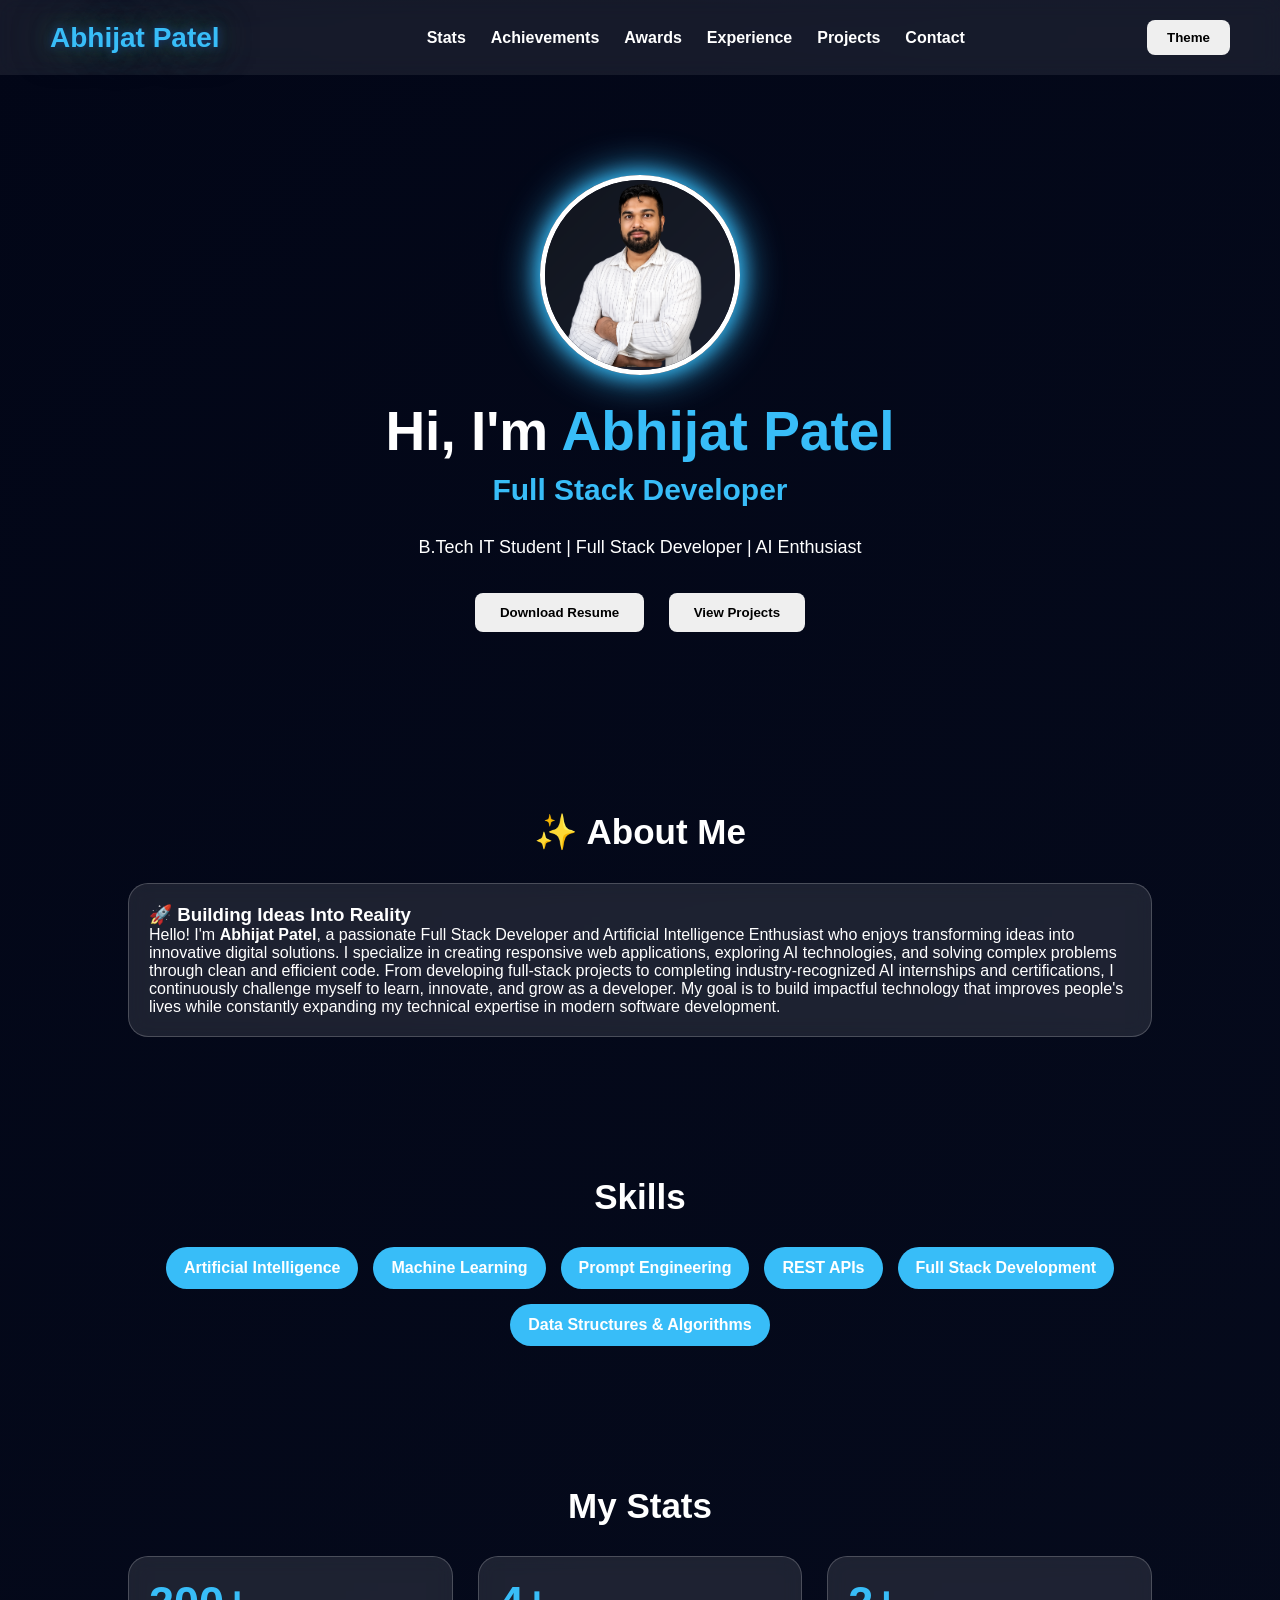
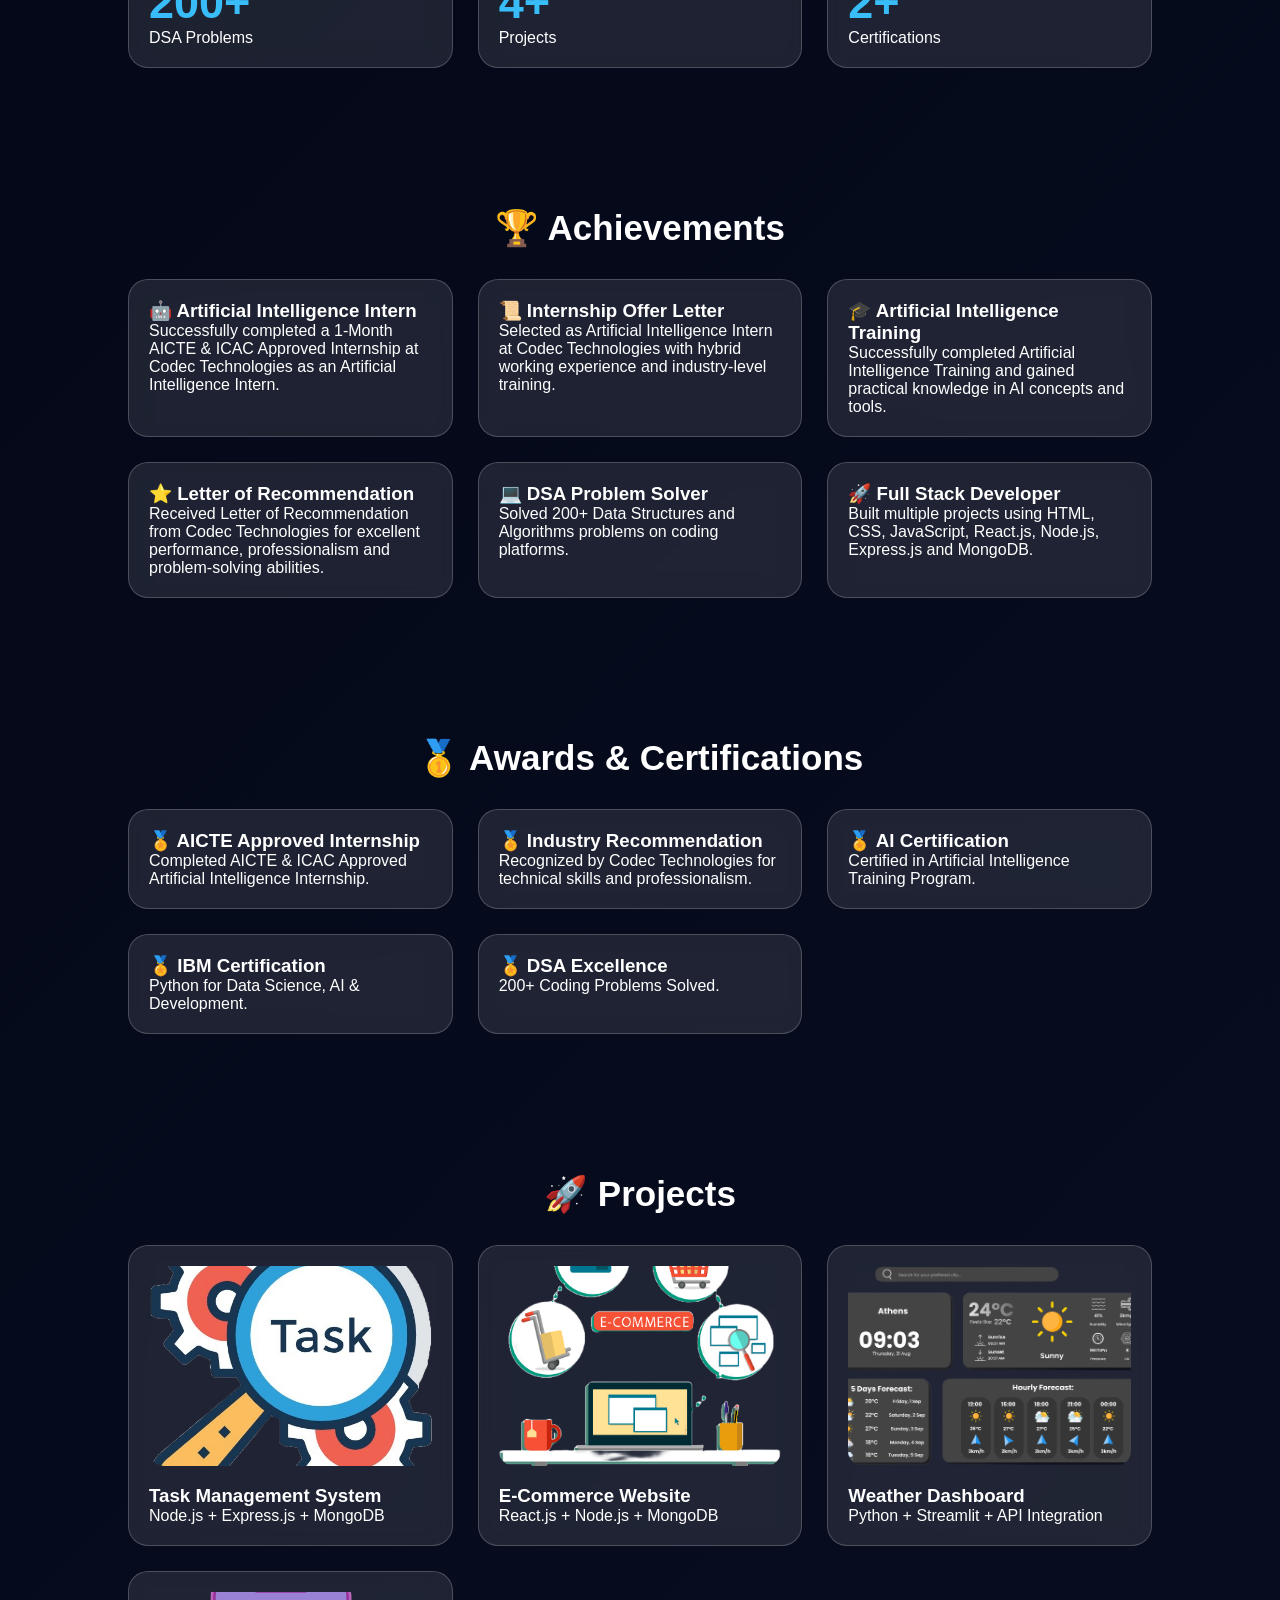
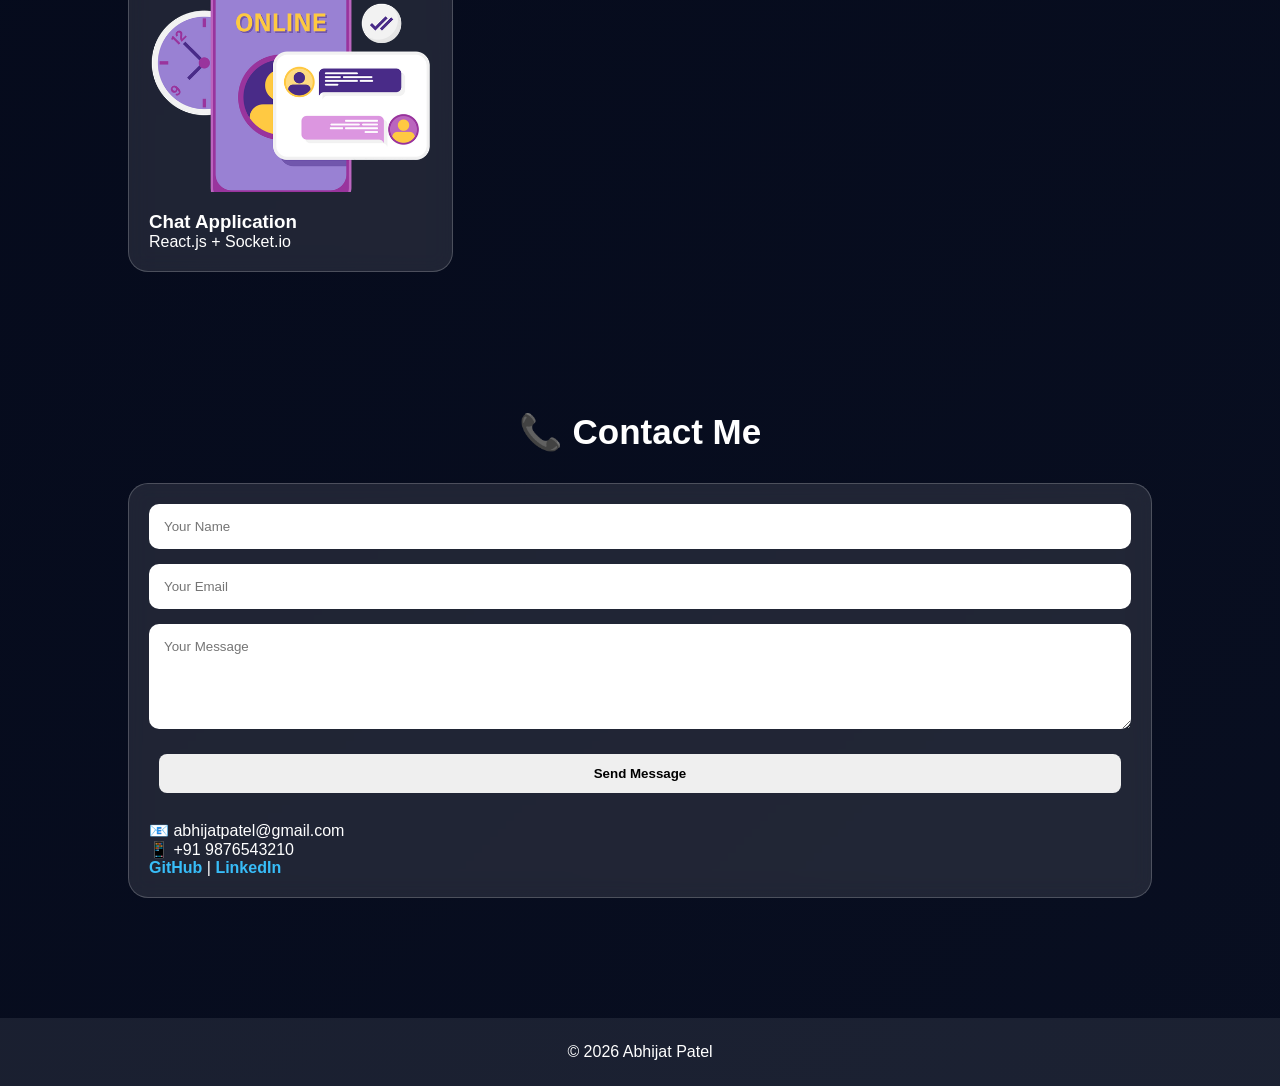
<file: Portfolio.html/index.html>
<!DOCTYPE html>
<html lang="en">

<head>

<meta charset="UTF-8">

<meta name="viewport"
content="width=device-width, initial-scale=1.0">

<title>
Abhijat Patel Portfolio
</title>

<link rel="stylesheet"
href="style.css">

<script src="script.js" defer></script>
</head>

<body>

<nav>

<div class="logo">

Abhijat Patel

</div>

<ul>

<li><a href="#stats">Stats</a></li>
<li><a href="#achievements">Achievements</a></li>
<li><a href="#awards">Awards</a></li>
<li><a href="#experience">Experience</a></li>
<li><a href="#projects">Projects</a></li>
<li><a href="#contact">Contact</a></li>

</ul>

<button
onclick="toggleTheme()"
class="theme-btn">

Theme

</button>

</nav>

<section
class="hero"
id="home">

<img
src="profile.png"
class="profile">

<h1>

Hi, I'm

<span>

Abhijat Patel

</span>

</h1>

<h2>

<span id="typing">

</span>

</h2>

<p>

B.Tech IT Student |
Full Stack Developer |
AI Enthusiast

</p>

<div class="hero-buttons">

<a href="resume.pdf"
download>

<button
class="btn">

Download Resume

</button>

</a>

<a href="#projects">

<button
class="btn">

View Projects

</button>

</a>

</div>

</section>

<section id="about">

<h2>✨ About Me</h2>

<div class="card about-card">

<h3>
🚀 Building Ideas Into Reality
</h3>

<p>

Hello! I'm <strong>Abhijat Patel</strong>,
a passionate Full Stack Developer and
Artificial Intelligence Enthusiast who enjoys
transforming ideas into innovative digital solutions.

I specialize in creating responsive web applications,
exploring AI technologies, and solving complex problems
through clean and efficient code.

From developing full-stack projects to completing
industry-recognized AI internships and certifications,
I continuously challenge myself to learn, innovate,
and grow as a developer.

My goal is to build impactful technology that improves
people's lives while constantly expanding my technical
expertise in modern software development.

</p>

</div>

</section>

<section
id="skills">

<h2>

Skills

</h2>

<div class="skills">
<span>Artificial Intelligence</span>
<span>Machine Learning</span>
<span>Prompt Engineering</span>
<span>REST APIs</span>
<span>Full Stack Development</span>
<span>Data Structures & Algorithms</span>
</div>

</section>

<section
id="stats">

<h2>

My Stats

</h2>

<div class="project-container">

<div class="card">

<h1>

200+

</h1>

<p>

DSA Problems

</p>

</div>

<div class="card">

<h1>

4+

</h1>

<p>

Projects

</p>

</div>

<div class="card">

<h1>

2+

</h1>

<p>

Certifications

</p>

</div>

</div>

</section>
<section id="achievements">

<h2>
🏆 Achievements
</h2>

<div class="project-container">

<div class="card">

<h3>🤖 Artificial Intelligence Intern</h3>

<p>
Successfully completed a 1-Month AICTE &
ICAC Approved Internship at Codec
Technologies as an Artificial Intelligence
Intern.
</p>

</div>

<div class="card">

<h3>📜 Internship Offer Letter</h3>

<p>
Selected as Artificial Intelligence Intern
at Codec Technologies with hybrid working
experience and industry-level training.
</p>

</div>

<div class="card">

<h3>🎓 Artificial Intelligence Training</h3>

<p>
Successfully completed Artificial
Intelligence Training and gained practical
knowledge in AI concepts and tools.
</p>

</div>

<div class="card">

<h3>⭐ Letter of Recommendation</h3>

<p>
Received Letter of Recommendation from
Codec Technologies for excellent
performance, professionalism and
problem-solving abilities.
</p>

</div>

<div class="card">

<h3>💻 DSA Problem Solver</h3>

<p>
Solved 200+ Data Structures and
Algorithms problems on coding platforms.
</p>

</div>

<div class="card">

<h3>🚀 Full Stack Developer</h3>

<p>
Built multiple projects using HTML, CSS,
JavaScript, React.js, Node.js,
Express.js and MongoDB.
</p>

</div>

</div>

</section>

<section id="awards">

<h2>🥇 Awards & Certifications</h2>

<div class="project-container">

<div class="card">
<h3>🏅 AICTE Approved Internship</h3>
<p>Completed AICTE & ICAC Approved Artificial Intelligence Internship.</p>
</div>

<div class="card">
<h3>🏅 Industry Recommendation</h3>
<p>Recognized by Codec Technologies for technical skills and professionalism.</p>
</div>

<div class="card">
<h3>🏅 AI Certification</h3>
<p>Certified in Artificial Intelligence Training Program.</p>
</div>

<div class="card">
<h3>🏅 IBM Certification</h3>
<p>Python for Data Science, AI & Development.</p>
</div>

<div class="card">
<h3>🏅 DSA Excellence</h3>
<p>200+ Coding Problems Solved.</p>
</div>

</div>

</section>

<section id="projects">

<h2>
🚀 Projects
</h2>

<div class="project-container">

<div class="card">

<img
src="image.png"
class="project-img">

<h3>
Task Management System
</h3>

<p>
Node.js + Express.js +
MongoDB
</p>

</div>

<div class="card">

<img
src="ecommerce.png"
class="project-img">

<h3>
E-Commerce Website
</h3>

<p>
React.js + Node.js +
MongoDB
</p>

</div>

<div class="card">

<img
src="weather.png"
class="project-img">

<h3>
Weather Dashboard
</h3>

<p>
Python + Streamlit +
API Integration
</p>

</div>

<div class="card">

<img
src="chat.png".png"
class="project-img">

<h3>
Chat Application
</h3>

<p>
React.js + Socket.io
</p>

</div>

</div>

</section>

<section id="contact">

<h2>
📞 Contact Me
</h2>

<div class="card">

<form>

<input
type="text"
placeholder="Your Name">

<input
type="email"
placeholder="Your Email">

<textarea
rows="5"
placeholder="Your Message">
</textarea>

<button
class="btn">

Send Message

</button>

</form>

<br>

<p>
📧 abhijatpatel@gmail.com
</p>

<p>
📱 +91 9876543210
</p>

<p>

<a
href="https://github.com/AbhijatPatel"
target="_blank">

GitHub

</a>

|

<a
href="https://www.linkedin.com/in/abhijatpatel01/"
target="_blank">

LinkedIn

</a>

</p>

</div>

</section>

<footer>

<p>

© 2026 Abhijat Patel

</p>

</footer>

<script src="script.js"></script>

</body>

</html>
</file>
<file: Portfolio.html/style.css>
*{
margin:0;
padding:0;
box-sizing:border-box;
font-family:'Poppins',sans-serif;
}

html{
scroll-behavior:smooth;
}

body{

background:
linear-gradient(
135deg,
#020617,
#0f172a,
#1e3a8a
);

background-size:400% 400%;

animation:bgMove 15s ease infinite;

color:white;

transition:0.5s;

}

@keyframes bgMove{

0%{
background-position:0% 50%;
}

50%{
background-position:100% 50%;
}

100%{
background-position:0% 50%;
}

}

.light{
background:white;
color:black;
}

nav{

display:flex;

justify-content:space-between;

align-items:center;

padding:20px 50px;

background:
rgba(255,255,255,0.08);

backdrop-filter:blur(10px);

position:sticky;

top:0;

z-index:1000;

}

.logo{

font-size:28px;

font-weight:bold;

color:#38bdf8;

text-shadow:
0 0 10px #1e3a8a,
0 0 20px #14441c,
0 0 40px #497b74;

}

nav ul{

display:flex;

list-style:none;

}

nav ul li{

margin-left:25px;

}

nav ul li a{

text-decoration:none;

color:white;

font-weight:bold;

transition:0.3s;

}

nav ul li a:hover{

color:#38bdf8;

}

.theme-btn{

padding:10px 20px;

border:none;

border-radius:8px;

cursor:pointer;

font-weight:bold;

}

.hero{

text-align:center;

padding:100px 20px;

animation:heroReveal 2s ease;

}

@keyframes heroReveal{

0%{

opacity:0;

transform:
translateY(100px);

}

100%{

opacity:1;

transform:
translateY(0);

}

}

.profile{

width:200px;

height:200px;

border-radius:50%;

object-fit:cover;

border:5px solid white;

box-shadow:
0 0 20px #38bdf8,
0 0 40px #38bdf8;

animation:
float 3s ease-in-out infinite;

}

@keyframes float{

0%{
transform:
translateY(0);
}

50%{
transform:
translateY(-15px);
}

100%{
transform:
translateY(0);
}

}

.hero h1{

font-size:55px;

margin-top:20px;

}

.hero span{

color:#38bdf8;

}

.hero h2{

margin-top:10px;

font-size:30px;

}

.hero p{

margin-top:15px;

font-size:18px;

}

.hero-buttons{

margin-top:25px;

}

.btn{

padding:12px 25px;

border:none;

border-radius:8px;

cursor:pointer;

font-weight:bold;

margin:10px;

transition:0.3s;

}

.btn:hover{

background:#38bdf8;

color:white;

}



section{

padding:70px 10%;

}

section h2{

text-align:center;

margin-bottom:30px;

font-size:35px;

}

.skills{

display:flex;

flex-wrap:wrap;

gap:15px;

justify-content:center;

}

.skills span{

padding:12px 18px;

background:#38bdf8;

border-radius:30px;

font-weight:bold;

}

.project-container{

display:grid;

grid-template-columns:
repeat(auto-fit,minmax(280px,1fr));

gap:25px;

}

.card{

background:
rgba(255,255,255,0.1);

backdrop-filter:blur(10px);

border-radius:20px;

padding:20px;

border:
1px solid
rgba(255,255,255,0.2);

transition:0.4s;

}

.card:hover{

transform:
translateY(-10px)
scale(1.05);

box-shadow:
0 0 20px #38bdf8,
0 0 40px #38bdf8;

}

.card h1{

font-size:45px;

color:#38bdf8;

}

.project-img{

width:100%;

height:200px;

object-fit:cover;

border-radius:15px;

margin-bottom:15px;

}

form{

display:flex;

flex-direction:column;

gap:15px;

}

input,
textarea{

padding:15px;

border:none;

border-radius:10px;

outline:none;

}

footer{

text-align:center;

padding:25px;

background:
rgba(255,255,255,0.08);

margin-top:50px;

}

a{

text-decoration:none;

color:#38bdf8;

font-weight:bold;

}

@media(max-width:768px){

nav{

flex-direction:column;

}

nav ul{

flex-direction:column;

margin-top:15px;

}

nav ul li{

margin:10px 0;

}

.profile{

width:140px;

height:140px;

}

.hero h1{

font-size:35px;

}

.hero h2{

font-size:22px;

}

section{

padding:50px 20px;

}

.about-card{

animation:fadeUp 1.5s ease;

}

@keyframes fadeUp{

0%{
opacity:0;
transform:translateY(50px);
}

100%{
opacity:1;
transform:translateY(0);
}

}

.about-card h3{

color:#38bdf8;
margin-bottom:15px;
font-size:28px;

}

.about-card p{

line-height:1.9;
font-size:18px;

}

}
</file>
